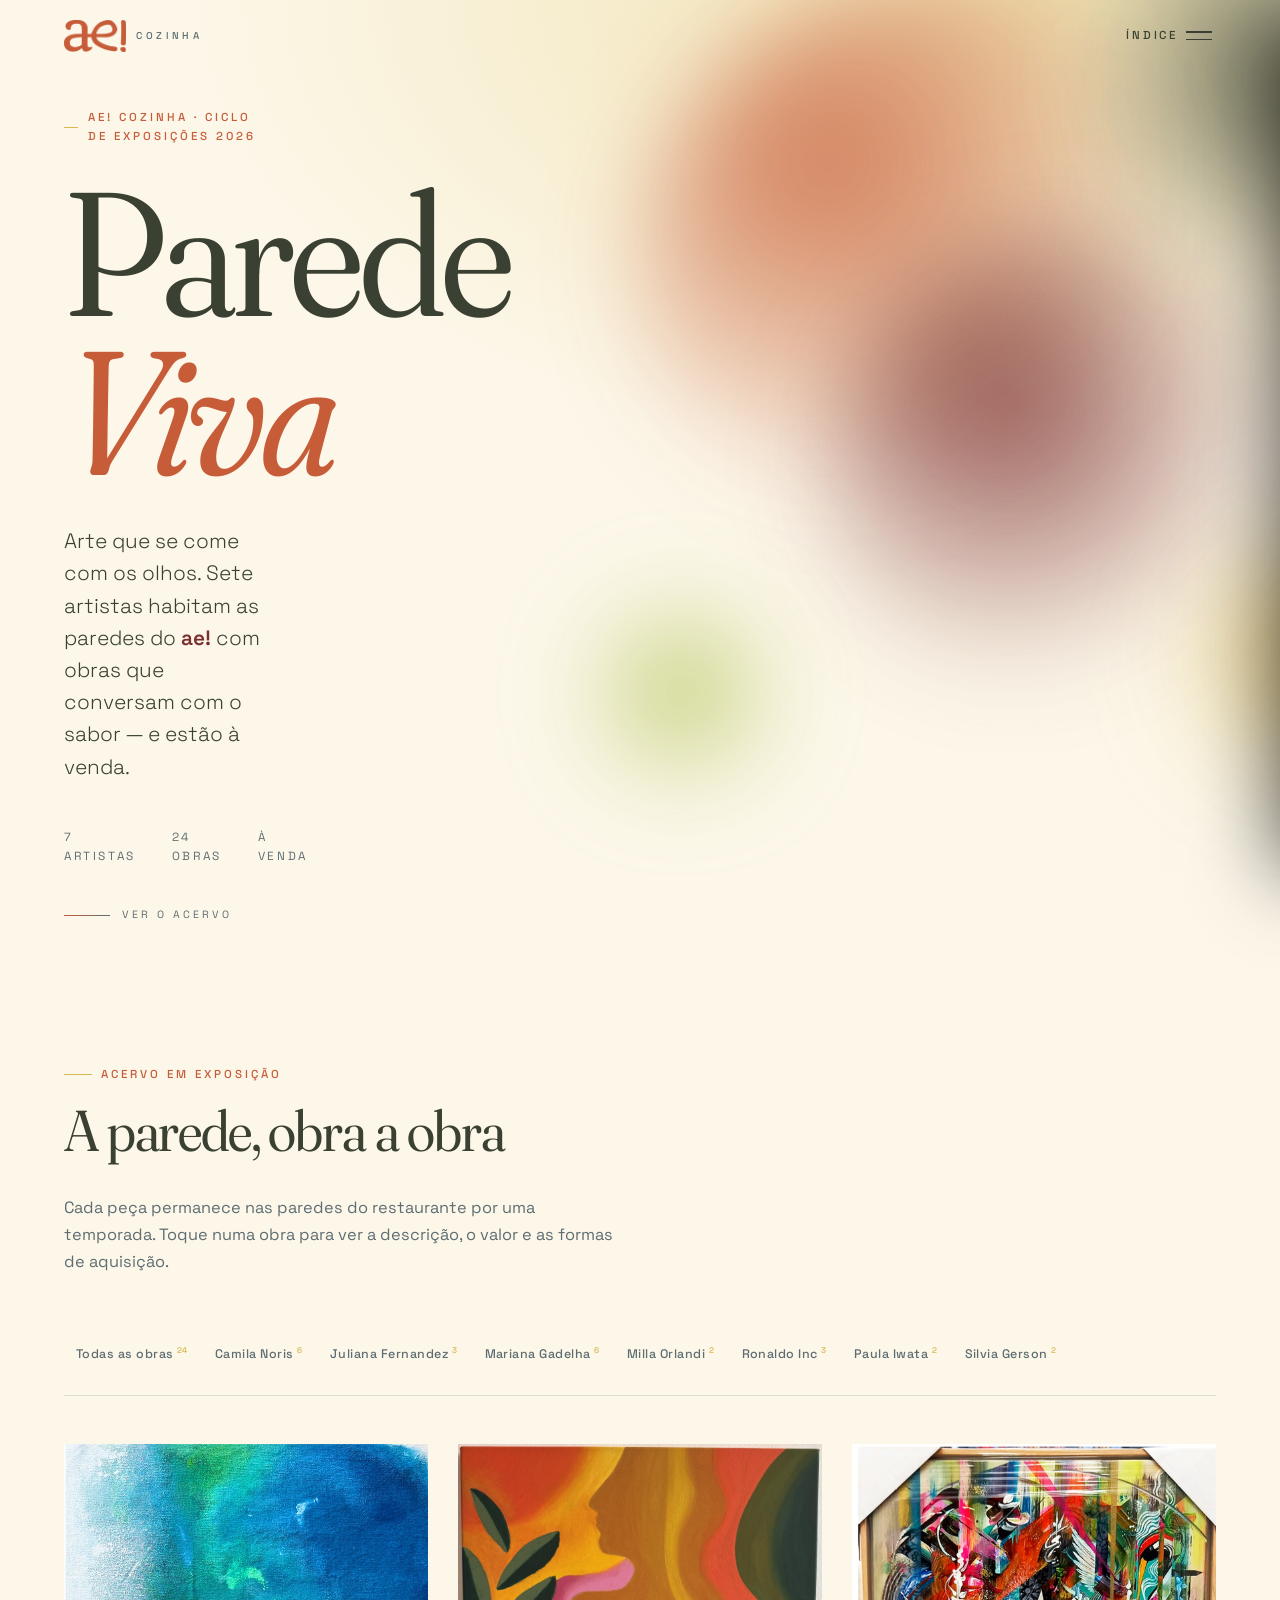
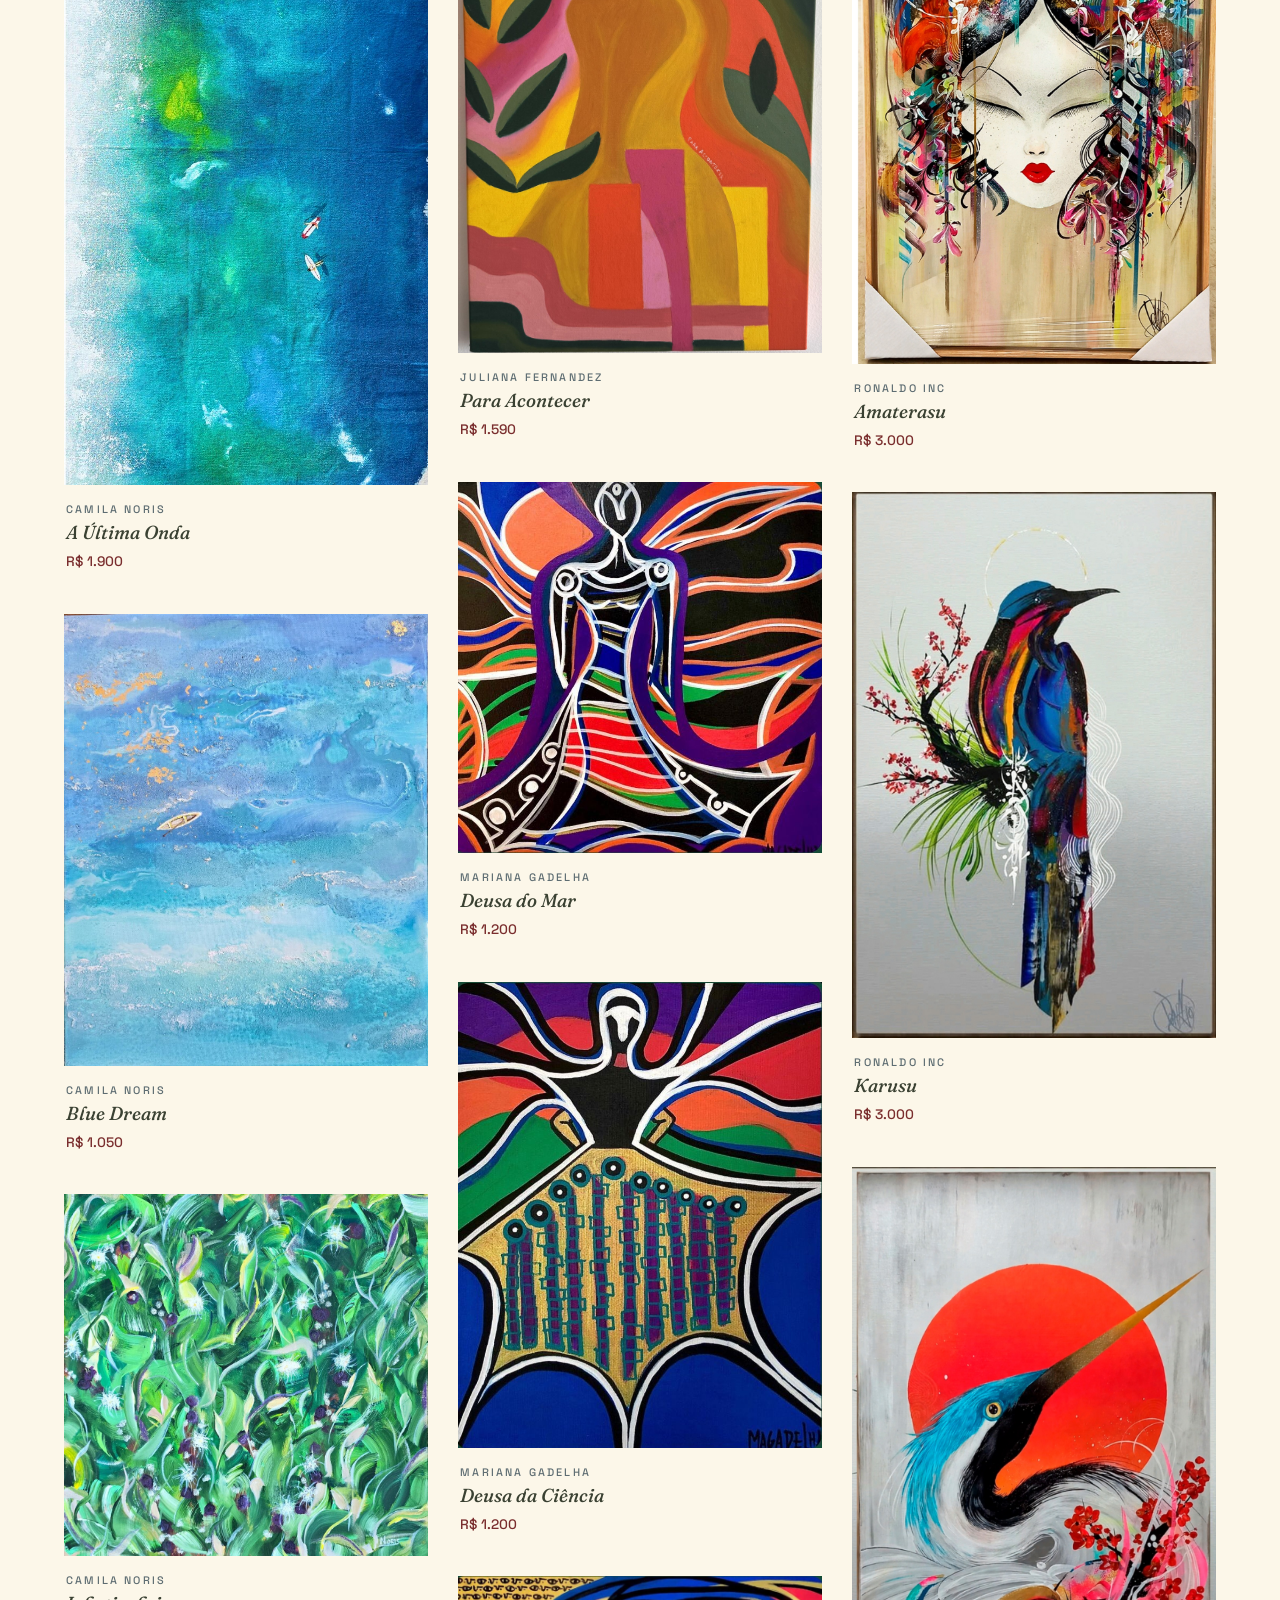
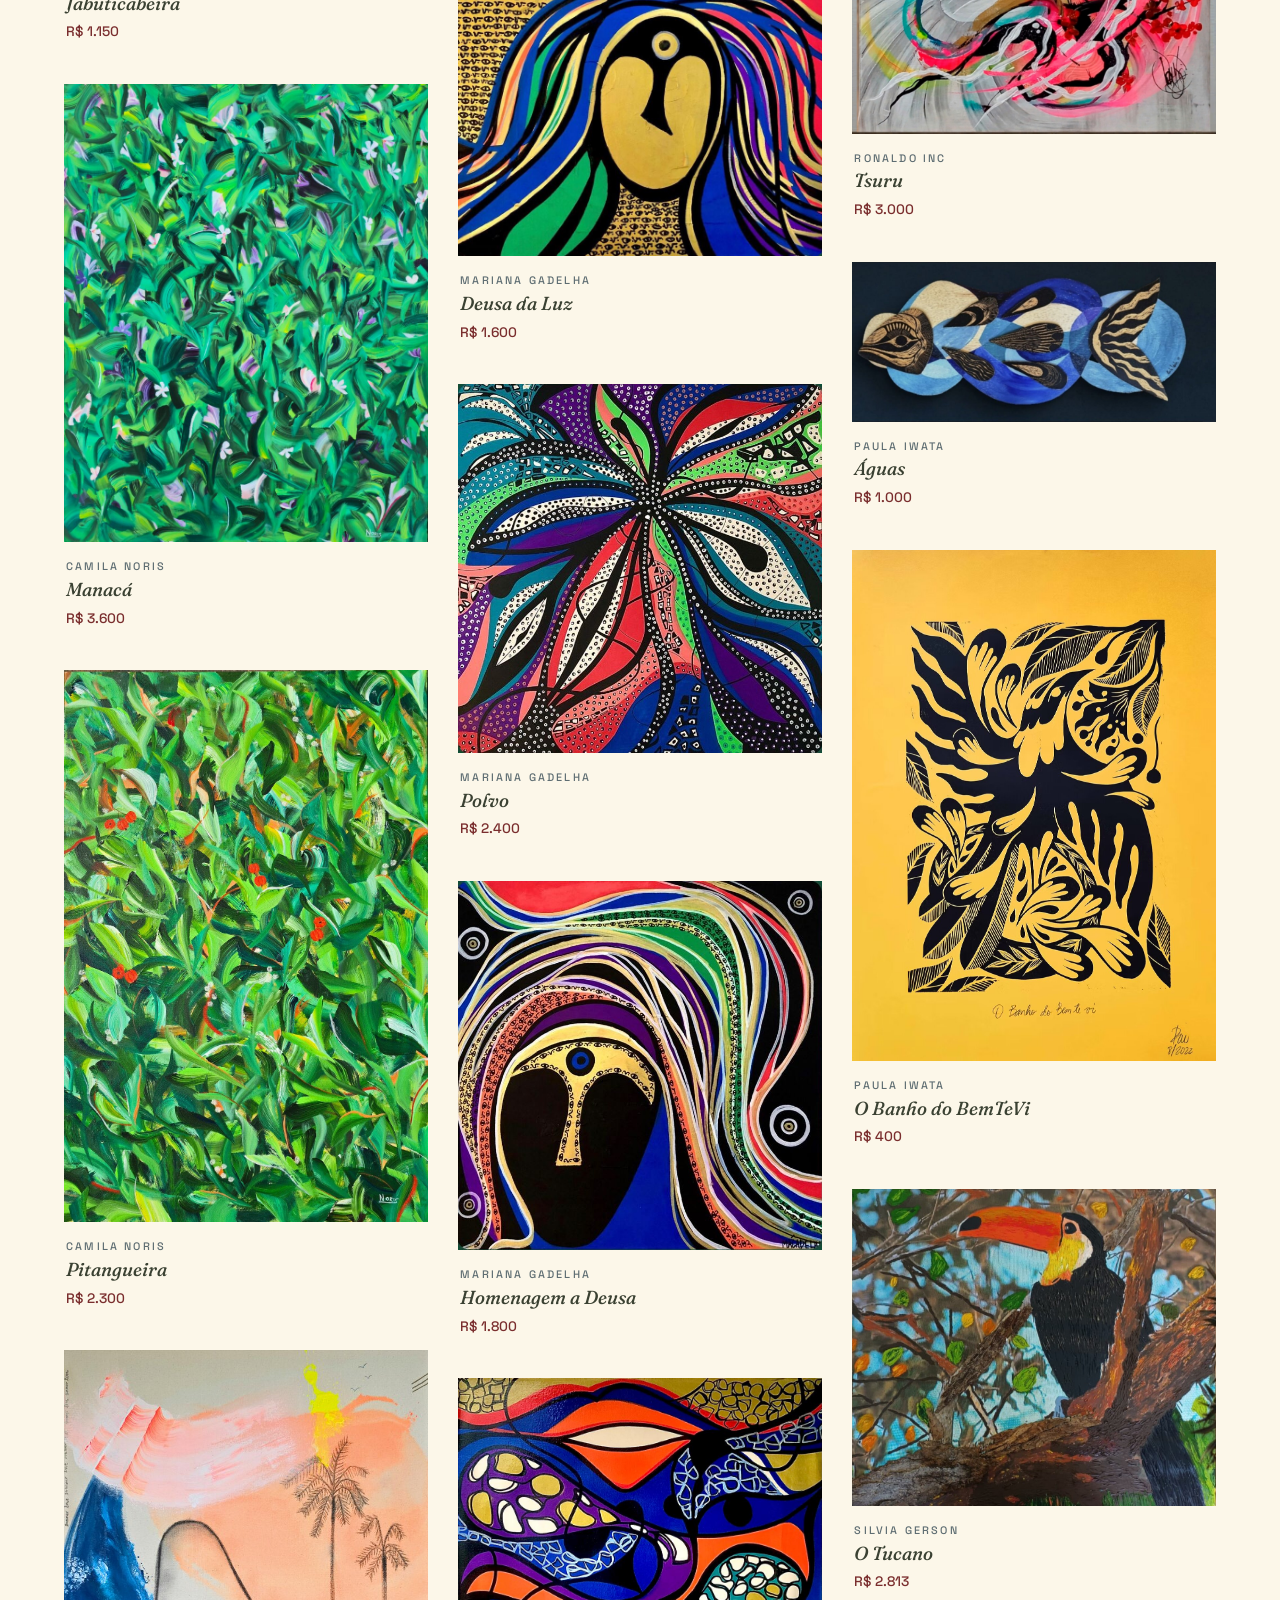
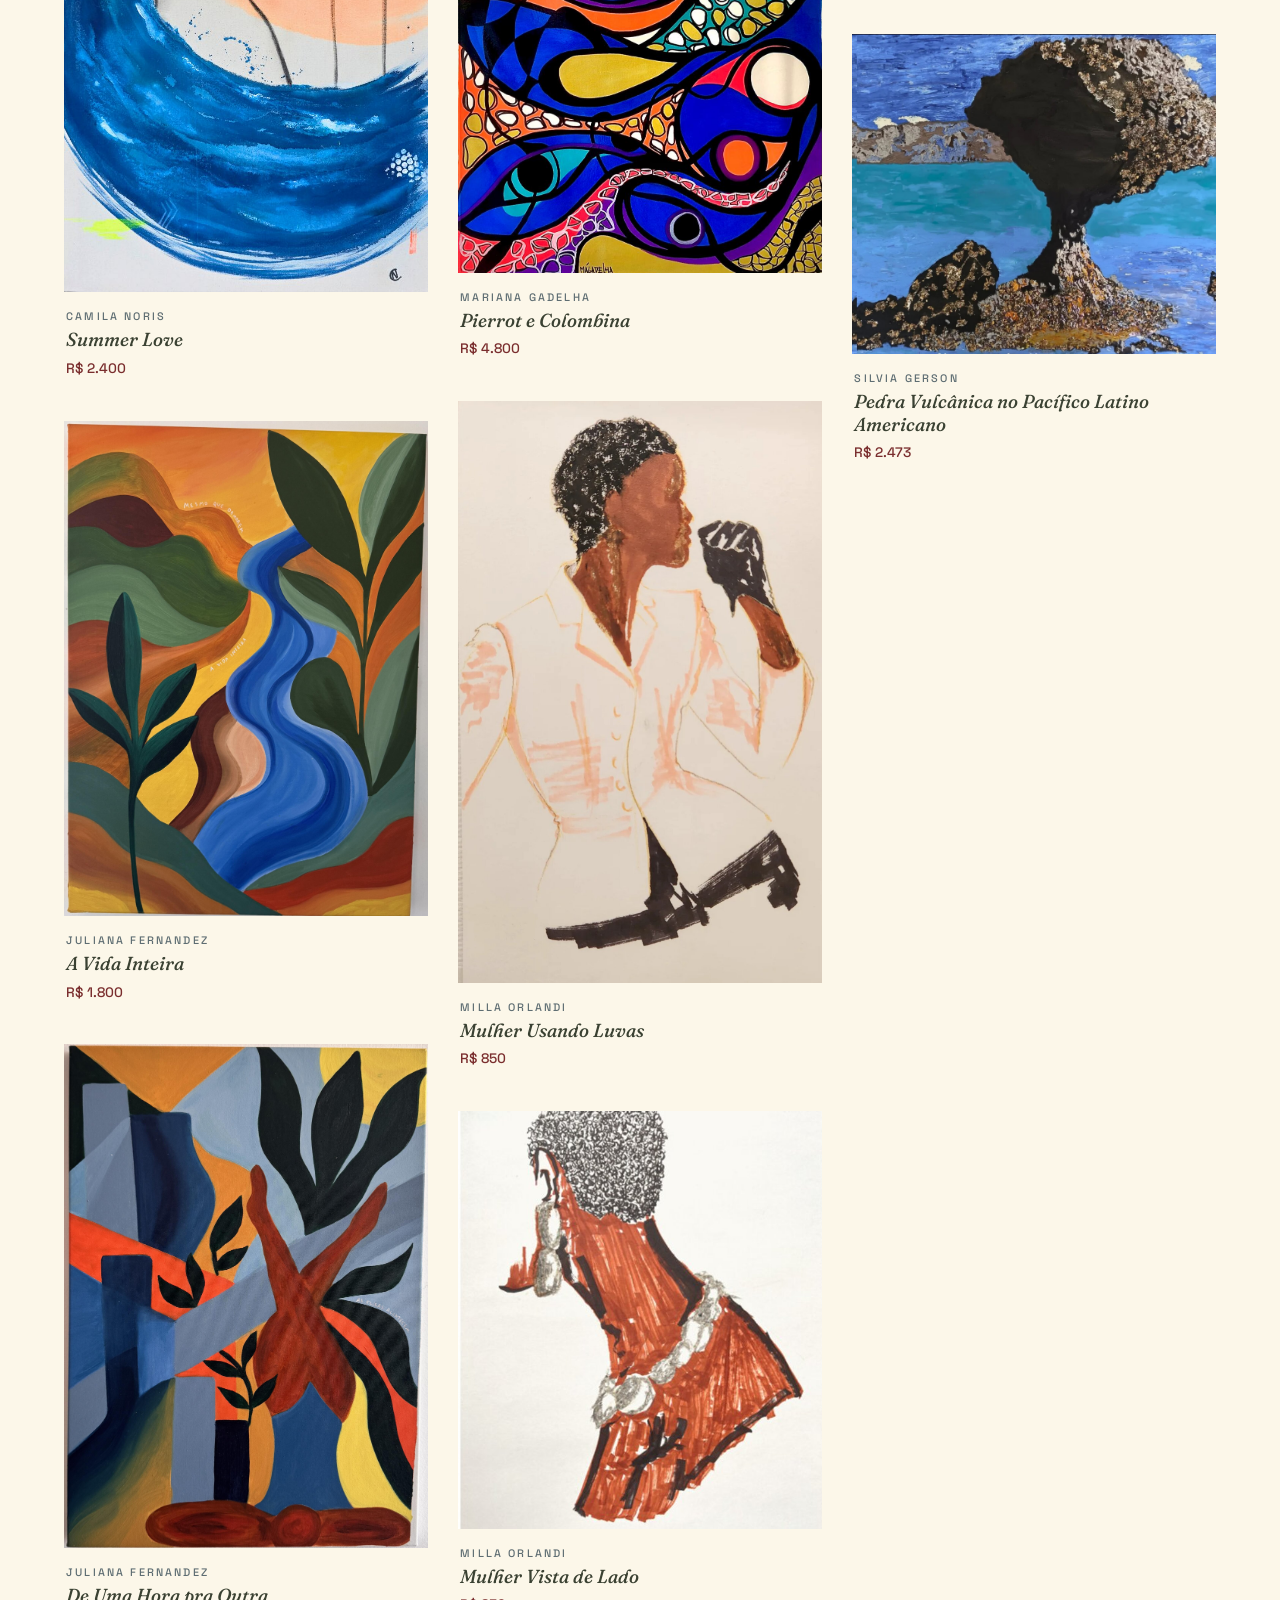
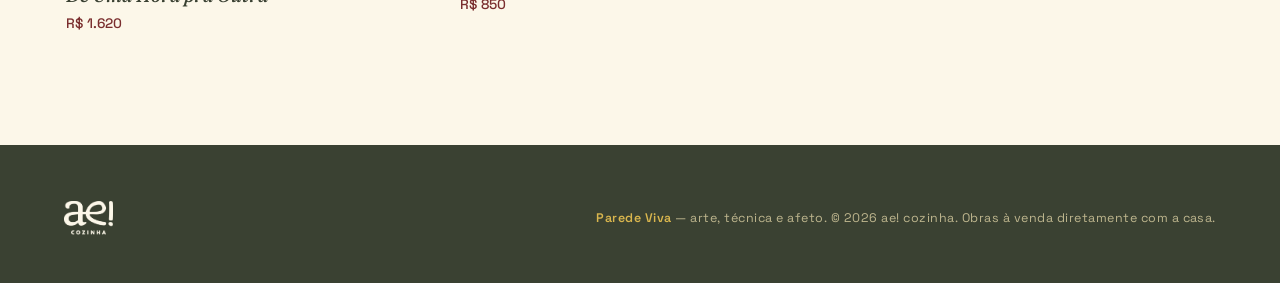
<file: index.html>
<!DOCTYPE html>
<html lang="pt-BR">
<head>
  <meta charset="utf-8" />
  <meta name="viewport" content="width=device-width, initial-scale=1" />
  <title>Parede Viva — exposição no ae! cozinha</title>
  <meta name="description" content="Parede Viva: arte que se come com os olhos. Exposição de 7 artistas no restaurante ae! cozinha — obras à venda, ciclo 2026." />
  <link rel="preconnect" href="https://fonts.googleapis.com" />
  <link rel="preconnect" href="https://fonts.gstatic.com" crossorigin />
  <link rel="stylesheet" href="assets/css/style.css" />
</head>
<body>

  <a class="visually-hidden" href="#galeria">Pular para a galeria</a>

  <!-- MASTHEAD -->
  <header class="site-header" id="siteHeader">
    <div class="wrap masthead">
      <a class="brand" href="index.html" aria-label="ae! cozinha — página inicial">
        <img class="brand-mark" src="assets/img/ae-mark.png" alt="" width="2003" height="1030" />
        <span class="brand-sub">cozinha</span>
      </a>
      <button class="menu-btn" id="openMenu" aria-controls="menuPanel" aria-expanded="false">
        <span class="label">Índice</span>
        <span class="bars" aria-hidden="true"></span>
      </button>
    </div>
  </header>

  <!-- HERO (a tese + assinatura) -->
  <section class="hero" aria-labelledby="heroTitle">
    <div class="hero-atmos" aria-hidden="true">
      <span class="blob b1"></span>
      <span class="blob b2"></span>
      <span class="blob b3"></span>
      <span class="blob b4"></span>
      <span class="blob b5"></span>
    </div>
    <div class="wrap">
      <div class="hero-inner">
        <p class="eyebrow">ae! cozinha · ciclo de exposições 2026</p>
        <h1 class="hero-title" id="heroTitle">Parede<br><em>Viva</em></h1>
        <p class="hero-lede">
          Arte que se come com os olhos. Sete artistas habitam as paredes do
          <strong>ae!</strong> com obras que conversam com o sabor — e estão à venda.
        </p>
        <p class="hero-meta">
          <span>7 artistas</span><span class="dot"></span>
          <span>24 obras</span><span class="dot"></span>
          <span>à venda</span>
        </p>
      </div>
    </div>
    <a class="scroll-cue" href="#galeria"><span class="line"></span>Ver o acervo</a>
  </section>

  <main>
    <!-- GALERIA -->
    <section class="gallery-section" id="galeria" aria-labelledby="galeriaTitle">
      <div class="wrap">
        <div class="section-head">
          <p class="eyebrow">Acervo em exposição</p>
          <h2 class="section-title" id="galeriaTitle">A parede, obra a obra</h2>
          <p class="section-standfirst">
            Cada peça permanece nas paredes do restaurante por uma temporada. Toque numa
            obra para ver a descrição, o valor e as formas de aquisição.
          </p>
        </div>

        <div class="index-bar" id="filterBar" role="group" aria-label="Filtrar obras por artista"></div>

        <div class="grid" id="gallery" aria-live="polite"></div>
      </div>
    </section>

    <!-- VISTA DE ARTIGO (bios / sobre) -->
    <section class="info-section hidden" id="info" aria-live="polite" aria-label="Texto">
      <div class="wrap">
        <article class="article" id="infoBody"></article>
        <div class="article-nav">
          <button class="btn-ghost" id="backToGallery">← Voltar à galeria</button>
          <button class="btn-ghost solid hidden" id="backToArtistGallery">Ver as obras →</button>
        </div>
      </div>
    </section>
  </main>

  <!-- RODAPÉ -->
  <footer class="site-footer">
    <div class="wrap footer-grid">
      <img src="assets/img/ae-begesuave-v.png" alt="ae! cozinha" />
      <p class="footer-note">
        <strong>Parede Viva</strong> — arte, técnica e afeto. © 2026 ae! cozinha.
        Obras à venda diretamente com a casa.
      </p>
    </div>
  </footer>

  <!-- MENU -->
  <nav class="menu-panel" id="menuPanel" aria-label="Navegação principal">
    <div class="menu-top">
      <img src="assets/img/ae-begesuave-v.png" alt="ae! cozinha" />
      <button id="closeMenu" class="close-btn" aria-label="Fechar menu">&times;</button>
    </div>
    <ul class="menu-list">
      <li><a href="#" data-section="sobre-projeto">O projeto Parede Viva</a></li>
      <li><a href="#" data-section="sobre-ae">O ae! cozinha</a></li>
      <li class="menu-divider">Nossos artistas</li>
      <li><a href="#" data-section="artista-camilanoris">Camila Noris</a></li>
      <li><a href="#" data-section="artista-jufernandez">Juliana Fernandez</a></li>
      <li><a href="#" data-section="artista-magadelha">Mariana Gadelha</a></li>
      <li><a href="#" data-section="artista-milla">Milla Orlandi</a></li>
      <li><a href="#" data-section="artista-paula">Paula Iwata</a></li>
      <li><a href="#" data-section="artista-ronaldoinc">Ronaldo Inc</a></li>
      <li><a href="#" data-section="artista-silvia">Silvia Gerson</a></li>
      <li class="menu-divider">Próximas edições</li>
      <li><a href="https://docs.google.com/forms/d/e/1FAIpQLScBXngLhs1zuTCmcytKu9C-fCO8A_IQruu5KAwTgkJAh9weAg/viewform?usp=header" target="_blank" rel="noopener">Formulário de inscrição</a></li>
    </ul>
  </nav>
  <div class="menu-overlay" id="menuOverlay"></div>

  <!-- PAINEL DE DETALHE DA OBRA -->
  <div class="detail-backdrop" id="detailBackdrop"></div>
  <aside class="detail-panel" id="detailPanel" role="dialog" aria-modal="true" aria-labelledby="detailTitle" aria-hidden="true"></aside>

  <script src="assets/js/app.js"></script>
</body>
</html>
</file>
<file: assets/css/style.css>
/* =====================================================================
   PAREDE VIVA — ae! cozinha
   Direção: "Editorial Orgânico Sensorial" (clara / editorial)
   Tipografia: Fraunces (display, old-style soft) + Space Grotesk (corpo/legenda)
   Assinatura: atmosfera viva de blobs botânicos desfocados no herói
   ===================================================================== */

/* Fraunces (display) via Google Fonts — old-style com eixo SOFT/optical,
   escolhido por carregar calor artesanal sem o clichê do Playfair. */
@import url('https://fonts.googleapis.com/css2?family=Fraunces:ital,opsz,wght,SOFT@0,9..144,300..900,0..80;1,9..144,300..700,0..80&display=swap');

/* Space Grotesk (corpo + legenda) servido localmente — a metade "técnica/estável"
   da dualidade da marca; funciona mesmo sem internet. */
@font-face {
  font-family: 'Space Grotesk';
  src: url('../fonts/SpaceGrotesk-Light.ttf') format('truetype');
  font-weight: 300; font-style: normal; font-display: swap;
}
@font-face {
  font-family: 'Space Grotesk';
  src: url('../fonts/SpaceGrotesk-Regular.ttf') format('truetype');
  font-weight: 400; font-style: normal; font-display: swap;
}
@font-face {
  font-family: 'Space Grotesk';
  src: url('../fonts/SpaceGrotesk-Medium.ttf') format('truetype');
  font-weight: 500; font-style: normal; font-display: swap;
}
@font-face {
  font-family: 'Space Grotesk';
  src: url('../fonts/SpaceGrotesk-SemiBold.ttf') format('truetype');
  font-weight: 600; font-style: normal; font-display: swap;
}
@font-face {
  font-family: 'Space Grotesk';
  src: url('../fonts/SpaceGrotesk-Bold.ttf') format('truetype');
  font-weight: 700; font-style: normal; font-display: swap;
}

/* =====================================================================
   TOKENS
   ===================================================================== */
:root {
  /* Paleta oficial do brandbook (terracota corrigido p/ #C75C39) */
  --folhas:    #3A4132;
  --oliva:     #F1E3B2;
  --linho:     #FCF7E9;
  --bordo:     #7A2E2E;
  --terracota: #C75C39;
  --citrico:   #A3B83A;
  --azulejo:   #5E6D72;
  --dourado:   #D9B64E;
  --noturno:   #23271F; /* escuro profundo esverdeado (correção do brief) */

  /* Semântica */
  --bg:        var(--linho);
  --surface:   #FFFBF1;       /* papel ligeiramente mais claro p/ tiles */
  --ink:       var(--folhas);
  --ink-soft:  var(--azulejo);
  --accent:    var(--terracota);
  --rule:      rgba(58, 65, 50, 0.14);
  --rule-gold: var(--dourado);

  /* Tipos */
  --display: 'Fraunces', Georgia, 'Times New Roman', serif;
  --body:    'Space Grotesk', system-ui, -apple-system, Segoe UI, sans-serif;

  /* Ritmo / forma */
  --maxw: 1280px;
  --gutter: clamp(20px, 5vw, 64px);
  --radius: 3px;
  --ring: 0 0 0 2px var(--linho), 0 0 0 4px var(--dourado);

  --shadow-soft: 0 18px 50px -28px rgba(58, 65, 50, 0.45);
  --shadow-lift: 0 30px 70px -30px rgba(58, 65, 50, 0.55);

  --header-h: 72px;
}

/* =====================================================================
   RESET & BASE
   ===================================================================== */
*, *::before, *::after { box-sizing: border-box; }

html { -webkit-text-size-adjust: 100%; scroll-behavior: smooth; }

body {
  margin: 0;
  background: var(--bg);
  color: var(--ink);
  font-family: var(--body);
  font-weight: 400;
  font-size: 17px;
  line-height: 1.65;
  -webkit-font-smoothing: antialiased;
  text-rendering: optimizeLegibility;
  overflow-x: hidden;
}

img { max-width: 100%; display: block; }
a { color: inherit; text-decoration: none; }
button { font: inherit; color: inherit; cursor: pointer; }

:focus-visible {
  outline: none;
  box-shadow: var(--ring);
  border-radius: 2px;
}

.wrap {
  width: 100%;
  max-width: var(--maxw);
  margin-inline: auto;
  padding-inline: var(--gutter);
}

.hidden { display: none !important; }
.visually-hidden {
  position: absolute; width: 1px; height: 1px; padding: 0; margin: -1px;
  overflow: hidden; clip: rect(0 0 0 0); white-space: nowrap; border: 0;
}
/* Skip-link torna-se visível ao receber foco de teclado */
.visually-hidden:focus-visible {
  position: fixed; top: 12px; left: 12px; z-index: 300;
  width: auto; height: auto; margin: 0; clip: auto; white-space: normal;
  background: var(--folhas); color: var(--oliva);
  padding: 10px 18px; border-radius: var(--radius);
  font-size: 0.8rem; letter-spacing: 0.08em;
}

/* Eyebrow / kicker — dispositivo estrutural recorrente */
.eyebrow {
  font-family: var(--body);
  font-weight: 500;
  font-size: 0.72rem;
  letter-spacing: 0.26em;
  text-transform: uppercase;
  color: var(--accent);
  margin: 0;
  display: inline-flex;
  align-items: center;
  gap: 0.8em;
}
.eyebrow::before {
  content: "";
  width: 28px;
  height: 1.5px;
  background: var(--rule-gold);
  display: inline-block;
}

/* =====================================================================
   HEADER (masthead fino, transparente sobre o herói)
   ===================================================================== */
.site-header {
  position: fixed;
  inset: 0 0 auto 0;
  height: var(--header-h);
  z-index: 80;
  display: flex;
  align-items: center;
  transition: background-color .4s ease, border-color .4s ease, backdrop-filter .4s ease;
  border-bottom: 1px solid transparent;
}
.site-header.is-stuck {
  background: rgba(252, 247, 233, 0.82);
  backdrop-filter: blur(10px);
  border-bottom-color: rgba(217, 182, 78, 0.4);
}

.masthead {
  display: flex;
  align-items: center;
  justify-content: space-between;
  gap: 16px;
}

/* Logotipo oficial "ae!" (asset com os 'a' e 'e' em fontes distintas, recolorido em terracota para o header claro) */
.brand {
  display: inline-flex;
  align-items: center;
  gap: 0.6em;
  line-height: 1;
}
.brand-mark {
  display: block;
  height: 2rem;
  width: auto;
}
.brand-sub {
  font-family: var(--body);
  font-weight: 500;
  font-size: 0.62rem;
  letter-spacing: 0.34em;
  text-transform: uppercase;
  color: var(--azulejo);
}

.menu-btn {
  display: inline-flex;
  align-items: center;
  gap: 0.7em;
  background: transparent;
  border: none;
  padding: 10px 4px;
  font-family: var(--body);
  font-weight: 500;
  font-size: 0.72rem;
  letter-spacing: 0.24em;
  text-transform: uppercase;
  color: var(--ink);
}
.menu-btn .bars {
  position: relative;
  width: 26px;
  height: 9px;
}
.menu-btn .bars::before,
.menu-btn .bars::after {
  content: "";
  position: absolute;
  left: 0; right: 0;
  height: 1.5px;
  background: currentColor;
  transition: transform .3s ease;
}
.menu-btn .bars::before { top: 0; }
.menu-btn .bars::after  { bottom: 0; }
.menu-btn:hover { color: var(--terracota); }

/* =====================================================================
   HERO — a tese: wordmark sobre atmosfera viva (assinatura)
   ===================================================================== */
.hero {
  position: relative;
  min-height: 100vh;
  min-height: 100svh;
  display: flex;
  align-items: center;
  padding: calc(var(--header-h) + 4vh) 0 8vh;
  overflow: hidden;
  background:
    radial-gradient(120% 90% at 80% 0%, var(--oliva) 0%, rgba(241,227,178,0) 55%),
    var(--linho);
}

/* Atmosfera viva: blobs botânicos desfocados (pétalas/folhas) à deriva */
.hero-atmos {
  position: absolute;
  inset: -10%;
  z-index: 0;
  pointer-events: none;
}
.blob {
  position: absolute;
  border-radius: 60% 40% 55% 45% / 55% 50% 50% 45%;
  filter: blur(46px);
  mix-blend-mode: multiply;
  opacity: 0.78;
  will-change: transform;
}
.blob.b1 { /* terracota */
  width: 42vw; height: 42vw; left: 50%; top: 6%;
  background: radial-gradient(circle at 35% 35%, var(--terracota), rgba(199,92,57,0) 70%);
  animation: drift1 26s ease-in-out infinite alternate;
}
.blob.b2 { /* bordô / rosa */
  width: 36vw; height: 36vw; left: 62%; top: 28%;
  background: radial-gradient(circle at 40% 40%, var(--bordo), rgba(122,46,46,0) 70%);
  animation: drift2 32s ease-in-out infinite alternate;
}
.blob.b3 { /* folhas (verde) */
  width: 34vw; height: 34vw; left: 78%; top: -4%;
  background: radial-gradient(circle at 50% 50%, var(--folhas), rgba(58,65,50,0) 68%);
  animation: drift3 30s ease-in-out infinite alternate;
}
.blob.b4 { /* dourado, brilho quente */
  width: 24vw; height: 24vw; left: 84%; top: 52%;
  background: radial-gradient(circle at 50% 50%, var(--dourado), rgba(217,182,78,0) 70%);
  animation: drift1 22s ease-in-out infinite alternate-reverse;
}
.blob.b5 { /* citrico, mínimo toque fresco */
  width: 16vw; height: 16vw; left: 46%; top: 60%;
  background: radial-gradient(circle at 50% 50%, var(--citrico), rgba(163,184,58,0) 72%);
  animation: drift2 28s ease-in-out infinite alternate;
}

@keyframes drift1 { to { transform: translate3d(-6%, 5%, 0) scale(1.12) rotate(8deg); } }
@keyframes drift2 { to { transform: translate3d(7%, -6%, 0) scale(1.08) rotate(-10deg); } }
@keyframes drift3 { to { transform: translate3d(-5%, 8%, 0) scale(1.15) rotate(6deg); } }

.hero-inner {
  position: relative;
  z-index: 2;
  max-width: 18ch;
}
.hero .eyebrow { margin-bottom: 28px; }

.hero-title {
  font-family: var(--display);
  font-optical-sizing: auto;
  font-variation-settings: "opsz" 144, "SOFT" 50, "wght" 360;
  font-size: clamp(3.6rem, 14vw, 11rem);
  line-height: 0.9;
  letter-spacing: -0.025em;
  color: var(--folhas);
  margin: 0;
}
.hero-title em {
  font-style: italic;
  font-variation-settings: "opsz" 144, "SOFT" 70, "wght" 360;
  color: var(--terracota);
}

.hero-lede {
  max-width: 30ch;
  margin: 34px 0 0;
  font-size: clamp(1.05rem, 1.7vw, 1.3rem);
  line-height: 1.55;
  color: var(--folhas);
  font-weight: 300;
}
.hero-lede strong { font-weight: 600; color: var(--bordo); }

.hero-meta {
  display: flex;
  align-items: center;
  gap: 18px;
  margin-top: 44px;
  font-size: 0.74rem;
  letter-spacing: 0.22em;
  text-transform: uppercase;
  color: var(--azulejo);
}
.hero-meta .dot { width: 4px; height: 4px; border-radius: 50%; background: var(--dourado); }

.scroll-cue {
  position: absolute;
  left: var(--gutter);
  bottom: 26px;
  z-index: 2;
  display: inline-flex;
  align-items: center;
  gap: 12px;
  font-size: 0.66rem;
  letter-spacing: 0.28em;
  text-transform: uppercase;
  color: var(--azulejo);
}
.scroll-cue .line {
  width: 46px; height: 1px;
  background: linear-gradient(90deg, var(--terracota), var(--azulejo));
}
.scroll-cue:hover { color: var(--terracota); }

/* =====================================================================
   GALERIA
   ===================================================================== */
.gallery-section { padding: clamp(64px, 9vw, 130px) 0 110px; }

.section-head {
  display: grid;
  grid-template-columns: 1fr;
  gap: 18px;
  max-width: 760px;
  margin-bottom: 44px;
  /* Para no topo logo abaixo do header fixo ao rolar via filtro */
  scroll-margin-top: calc(var(--header-h) + 24px);
}
.section-title {
  font-family: var(--display);
  font-optical-sizing: auto;
  font-variation-settings: "opsz" 120, "SOFT" 40, "wght" 380;
  font-size: clamp(2.1rem, 5vw, 3.6rem);
  line-height: 1.02;
  letter-spacing: -0.02em;
  color: var(--folhas);
  margin: 0;
}
.section-standfirst {
  max-width: 56ch;
  color: var(--azulejo);
  font-size: 1.02rem;
}

/* Índice de artistas (filtro) — como um índice de revista */
.index-bar {
  display: flex;
  flex-wrap: wrap;
  gap: 6px 4px;
  align-items: baseline;
  margin: 0 0 48px;
  padding-bottom: 22px;
  border-bottom: 1px solid var(--rule);
}
.filter {
  background: transparent;
  border: none;
  padding: 8px 12px;
  font-family: var(--body);
  font-weight: 500;
  font-size: 0.78rem;
  letter-spacing: 0.04em;
  color: var(--azulejo);
  position: relative;
  transition: color .25s ease;
}
.filter::after {
  content: "";
  position: absolute;
  left: 12px; right: 12px; bottom: 2px;
  height: 1.5px;
  background: var(--terracota);
  transform: scaleX(0);
  transform-origin: left;
  transition: transform .28s ease;
}
.filter:hover { color: var(--folhas); }
.filter[aria-pressed="true"] { color: var(--bordo); font-weight: 600; }
.filter[aria-pressed="true"]::after { transform: scaleX(1); }
.filter .count {
  font-size: 0.66em;
  vertical-align: super;
  color: var(--dourado);
  margin-left: 3px;
  letter-spacing: 0;
}

/* Masonry editorial via colunas — preserva a proporção real de cada obra */
.grid {
  column-count: 3;
  column-gap: clamp(20px, 2.4vw, 40px);
}
@media (max-width: 1000px) { .grid { column-count: 2; } }
@media (max-width: 560px)  { .grid { column-count: 1; } }

.card {
  display: block;
  width: 100%;
  text-align: left;
  background: transparent;
  border: none;
  padding: 0;
  margin: 0 0 clamp(28px, 3.2vw, 52px);
  break-inside: avoid;
  -webkit-column-break-inside: avoid;
}
.card-figure {
  position: relative;
  overflow: hidden;
  background: var(--oliva);
  box-shadow: var(--shadow-soft);
  transition: box-shadow .45s ease, transform .45s ease;
}
.card-figure img {
  width: 100%;
  height: auto;
  display: block;
  transition: transform 1.1s cubic-bezier(.16,.84,.44,1), filter .5s ease;
}
/* mata fina dourada que aparece no hover/foco */
.card-figure::after {
  content: "";
  position: absolute;
  inset: 0;
  border: 1px solid rgba(217, 182, 78, 0);
  transition: border-color .4s ease;
  pointer-events: none;
}
.card:hover .card-figure,
.card:focus-visible .card-figure {
  transform: translateY(-4px);
  box-shadow: var(--shadow-lift);
}
.card:hover .card-figure img { transform: scale(1.045); }
.card:hover .card-figure::after,
.card:focus-visible .card-figure::after { border-color: rgba(217, 182, 78, 0.85); }

.card-caption {
  display: grid;
  gap: 3px;
  padding: 16px 2px 0;
}
.card-artist {
  font-family: var(--body);
  font-weight: 500;
  font-size: 0.68rem;
  letter-spacing: 0.2em;
  text-transform: uppercase;
  color: var(--azulejo);
}
.card-title {
  font-family: var(--display);
  font-optical-sizing: auto;
  font-variation-settings: "opsz" 40, "SOFT" 30, "wght" 480;
  font-style: italic;
  font-size: 1.18rem;
  line-height: 1.2;
  color: var(--folhas);
}
.card-price {
  font-family: var(--body);
  font-weight: 500;
  font-size: 0.86rem;
  color: var(--bordo);
  margin-top: 2px;
}
.card.is-sold .card-figure img { filter: grayscale(0.5) brightness(0.8); }
.card-price.sold { color: var(--azulejo); font-style: italic; }

/* =====================================================================
   PAINEL DE DETALHE DA OBRA (drawer escuro — "ficha de catálogo")
   ===================================================================== */
.detail-backdrop {
  position: fixed;
  inset: 0;
  z-index: 190;
  background: rgba(35, 39, 31, 0.55);
  backdrop-filter: blur(4px);
  opacity: 0;
  visibility: hidden;
  transition: opacity .4s ease, visibility .4s ease;
}
.detail-backdrop.open { opacity: 1; visibility: visible; }

.detail-panel {
  position: fixed;
  top: 0; right: 0;
  height: 100%;
  width: min(660px, 100%);
  z-index: 200;
  background: var(--noturno);
  color: var(--linho);
  box-shadow: -30px 0 80px -30px rgba(0,0,0,0.7);
  transform: translateX(100%);
  transition: transform .5s cubic-bezier(.16,.84,.44,1);
  overflow-y: auto;
  overscroll-behavior: contain;
}
.detail-panel.open { transform: translateX(0); }

.detail-close {
  position: sticky;
  top: 0;
  margin-left: auto;
  display: flex;
  align-items: center;
  gap: 0.6em;
  background: var(--noturno);
  border: none;
  color: var(--oliva);
  padding: 18px 22px;
  font-family: var(--body);
  font-weight: 500;
  font-size: 0.7rem;
  letter-spacing: 0.22em;
  text-transform: uppercase;
  z-index: 3;
}
.detail-close .x { font-size: 1.4rem; line-height: 0; }
.detail-close:hover { color: var(--terracota); }

.detail-media {
  padding: 0 28px;
}
.detail-media img {
  width: 100%;
  height: auto;
  max-height: 56vh;
  object-fit: contain;
  margin-inline: auto;
}
.detail-body { padding: 30px clamp(24px, 5vw, 48px) 56px; }

.detail-artist {
  font-family: var(--body);
  font-weight: 500;
  font-size: 0.72rem;
  letter-spacing: 0.24em;
  text-transform: uppercase;
  color: var(--dourado);
  margin: 0 0 10px;
}
/* Nome do artista clicável -> abre o perfil (partial) */
.detail-artist-link {
  -webkit-appearance: none;
  appearance: none;
  display: inline-block;
  background: none;
  border: 0;
  cursor: pointer;
  text-decoration: underline;
  text-decoration-color: transparent;
  text-underline-offset: 4px;
  transition: text-decoration-color 0.25s ease, color 0.25s ease;
}
.detail-artist-link:hover {
  color: var(--linho);
  text-decoration-color: currentColor;
}
.detail-artist-link:focus-visible {
  outline: 2px solid var(--dourado);
  outline-offset: 3px;
  border-radius: 2px;
}

.detail-title {
  font-family: var(--display);
  font-optical-sizing: auto;
  font-variation-settings: "opsz" 110, "SOFT" 50, "wght" 380;
  font-size: clamp(2rem, 5vw, 2.9rem);
  line-height: 1.04;
  letter-spacing: -0.015em;
  color: var(--linho);
  margin: 0;
}
.detail-price {
  font-family: var(--body);
  font-weight: 500;
  font-size: 1.25rem;
  color: var(--oliva);
  margin: 14px 0 0;
}
.detail-price.sold { color: var(--terracota); font-style: italic; }

/* Ficha técnica (técnica · dimensões · ano) */
.detail-ficha {
  font-family: var(--body);
  font-size: 0.82rem;
  line-height: 1.55;
  color: var(--oliva);
  opacity: 0.66;
  margin: 12px 0 0;
  max-width: 48ch;
}

.detail-rule {
  border: none;
  height: 1px;
  background: rgba(217, 182, 78, 0.28);
  margin: 26px 0;
}

.detail-tag {
  font-family: var(--body);
  font-weight: 500;
  font-size: 0.64rem;
  letter-spacing: 0.22em;
  text-transform: uppercase;
  color: var(--azulejo);
  margin: 0 0 8px;
}
.detail-desc {
  font-family: var(--display);
  font-optical-sizing: auto;
  font-variation-settings: "opsz" 28, "SOFT" 40, "wght" 360;
  font-style: italic;
  font-size: 1.22rem;
  line-height: 1.5;
  color: var(--oliva);
  margin: 0;
}
.detail-provisional {
  font-size: 0.66rem;
  letter-spacing: 0.16em;
  text-transform: uppercase;
  color: var(--azulejo);
  margin: 12px 0 0;
}

.pay-title {
  font-family: var(--body);
  font-weight: 500;
  font-size: 0.66rem;
  letter-spacing: 0.24em;
  text-transform: uppercase;
  color: var(--dourado);
  margin: 0 0 14px;
}
/* Condição de pagamento específica da obra (desconto à vista, combo etc.) */
.pay-note {
  font-family: var(--body);
  font-size: 0.9rem;
  line-height: 1.45;
  color: var(--oliva);
  margin: 0 0 16px;
  padding: 10px 14px;
  border-left: 2px solid var(--dourado);
  background: rgba(217, 182, 78, 0.08);
  border-radius: 0 6px 6px 0;
}

.pay-list { list-style: none; margin: 0; padding: 0; }
.pay-list li {
  display: flex;
  justify-content: space-between;
  align-items: baseline;
  gap: 16px;
  padding: 12px 0;
  border-bottom: 1px solid rgba(241, 227, 178, 0.12);
}
.pay-name { font-weight: 500; color: var(--linho); }
.pay-detail { font-size: 0.9rem; color: var(--azulejo); }

.cta {
  display: inline-flex;
  align-items: center;
  gap: 0.8em;
  margin-top: 30px;
  background: var(--terracota);
  color: var(--linho);
  padding: 16px 28px;
  font-family: var(--body);
  font-weight: 600;
  font-size: 0.8rem;
  letter-spacing: 0.14em;
  text-transform: uppercase;
  border-radius: var(--radius);
  transition: background-color .3s ease, transform .3s ease;
}
.cta:hover { background: var(--bordo); transform: translateY(-2px); }
.cta .arrow { transition: transform .3s ease; }
.cta:hover .arrow { transform: translateX(4px); }

/* =====================================================================
   VISTA DE ARTIGO (bios / sobre — partials carregados via fetch)
   ===================================================================== */
.info-section { padding: clamp(96px, 12vw, 150px) 0 110px; }

.article {
  max-width: 720px;
  margin-inline: auto;
}
.article h2 {
  font-family: var(--display);
  font-optical-sizing: auto;
  font-variation-settings: "opsz" 110, "SOFT" 40, "wght" 380;
  font-size: clamp(2.2rem, 5.4vw, 3.4rem);
  line-height: 1.04;
  letter-spacing: -0.02em;
  color: var(--folhas);
  margin: 0 0 8px;
}
.article h2 em { font-style: italic; color: var(--terracota); }
.article h3 {
  font-family: var(--display);
  font-variation-settings: "opsz" 36, "SOFT" 30, "wght" 540;
  font-size: 1.35rem;
  color: var(--bordo);
  margin: 40px 0 10px;
}
.article h4 {
  font-family: var(--body);
  font-weight: 600;
  font-size: 0.8rem;
  letter-spacing: 0.16em;
  text-transform: uppercase;
  color: var(--azulejo);
  margin: 28px 0 8px;
}
.article p { margin: 0 0 1.25em; color: var(--folhas); }
.article p.lead {
  font-size: 1.22rem;
  line-height: 1.55;
  color: var(--folhas);
}
.article strong { color: var(--bordo); font-weight: 600; }
.article em { font-style: italic; }
.article a {
  color: var(--terracota);
  border-bottom: 1px solid rgba(199, 92, 57, 0.4);
  transition: color .25s ease, border-color .25s ease;
}
.article a:hover { color: var(--bordo); border-bottom-color: var(--bordo); }
.article .rule {
  border: none;
  height: 1px;
  background: linear-gradient(90deg, var(--dourado), rgba(217,182,78,0));
  margin: 36px 0;
}
.article .contact {
  list-style: none;
  padding: 0;
  margin: 0;
  display: grid;
  gap: 8px;
}
.article .contact li { color: var(--azulejo); }
.article .signature {
  font-family: var(--display);
  font-style: italic;
  font-variation-settings: "opsz" 40, "SOFT" 60, "wght" 420;
  font-size: 1.4rem;
  color: var(--bordo);
  margin-top: 32px;
}

.article-nav {
  display: flex;
  flex-wrap: wrap;
  gap: 14px;
  justify-content: space-between;
  align-items: center;
  max-width: 720px;
  margin: 56px auto 0;
  padding-top: 28px;
  border-top: 1px solid var(--rule);
}
.btn-ghost {
  display: inline-flex;
  align-items: center;
  gap: 0.6em;
  background: transparent;
  border: 1px solid var(--folhas);
  color: var(--folhas);
  padding: 12px 22px;
  font-family: var(--body);
  font-weight: 500;
  font-size: 0.74rem;
  letter-spacing: 0.14em;
  text-transform: uppercase;
  border-radius: var(--radius);
  transition: background-color .3s ease, color .3s ease;
}
.btn-ghost:hover { background: var(--folhas); color: var(--oliva); }
.btn-ghost.solid { background: var(--terracota); border-color: var(--terracota); color: var(--linho); }
.btn-ghost.solid:hover { background: var(--bordo); border-color: var(--bordo); }

/* =====================================================================
   MENU LATERAL
   ===================================================================== */
.menu-panel {
  position: fixed;
  top: 0; right: 0;
  height: 100%;
  width: min(360px, 86vw);
  background: var(--folhas);
  color: var(--oliva);
  z-index: 210;
  padding: 30px 38px 48px;
  transform: translateX(100%);
  transition: transform .45s cubic-bezier(.16,.84,.44,1);
  overflow-y: auto;
  display: flex;
  flex-direction: column;
}
.menu-panel.open { transform: translateX(0); }

.menu-top {
  display: flex;
  align-items: center;
  justify-content: space-between;
  margin-bottom: 36px;
}
.menu-top img { height: 30px; width: auto; }
.close-btn {
  background: none; border: none; color: var(--oliva);
  font-size: 1.6rem; line-height: 1; padding: 8px;
}
.close-btn:hover { color: var(--terracota); }

.menu-list { list-style: none; margin: 0; padding: 0; }
.menu-list li { margin-bottom: 6px; }
.menu-list a {
  display: block;
  padding: 9px 0;
  font-family: var(--display);
  font-variation-settings: "opsz" 30, "SOFT" 40, "wght" 420;
  font-size: 1.2rem;
  color: var(--oliva);
  transition: color .25s ease, padding-left .25s ease;
}
.menu-list a:hover { color: var(--dourado); padding-left: 8px; }
.menu-divider {
  font-family: var(--body);
  font-weight: 500;
  font-size: 0.64rem;
  letter-spacing: 0.24em;
  text-transform: uppercase;
  color: var(--dourado);
  margin: 30px 0 12px;
  padding-bottom: 8px;
  border-bottom: 1px solid rgba(217, 182, 78, 0.25);
}

.menu-overlay {
  position: fixed;
  inset: 0;
  background: rgba(35, 39, 31, 0.5);
  z-index: 205;
  opacity: 0;
  visibility: hidden;
  transition: opacity .4s ease, visibility .4s ease;
}
.menu-overlay.open { opacity: 1; visibility: visible; }

/* =====================================================================
   RODAPÉ
   ===================================================================== */
.site-footer {
  background: var(--folhas);
  color: var(--oliva);
  padding: 56px 0 48px;
}
.footer-grid {
  display: flex;
  flex-wrap: wrap;
  gap: 28px;
  align-items: center;
  justify-content: space-between;
}
.site-footer img { height: 34px; width: auto; }
.footer-note {
  font-size: 0.78rem;
  letter-spacing: 0.04em;
  color: rgba(241, 227, 178, 0.72);
  margin: 0;
}
.footer-note strong { color: var(--dourado); font-weight: 600; }

/* =====================================================================
   RESPONSIVO
   ===================================================================== */
@media (max-width: 720px) {
  body { font-size: 16px; }
  .brand-sub { display: none; }
  .menu-btn span.label { display: none; }
  .hero-inner { max-width: 100%; }
  .detail-media { padding: 0 16px; }
}

/* =====================================================================
   MOVIMENTO REDUZIDO
   ===================================================================== */
@media (prefers-reduced-motion: reduce) {
  html { scroll-behavior: auto; }
  *, *::before, *::after {
    animation-duration: 0.001ms !important;
    animation-iteration-count: 1 !important;
    transition-duration: 0.001ms !important;
  }
  .blob { animation: none; }
}
</file>
